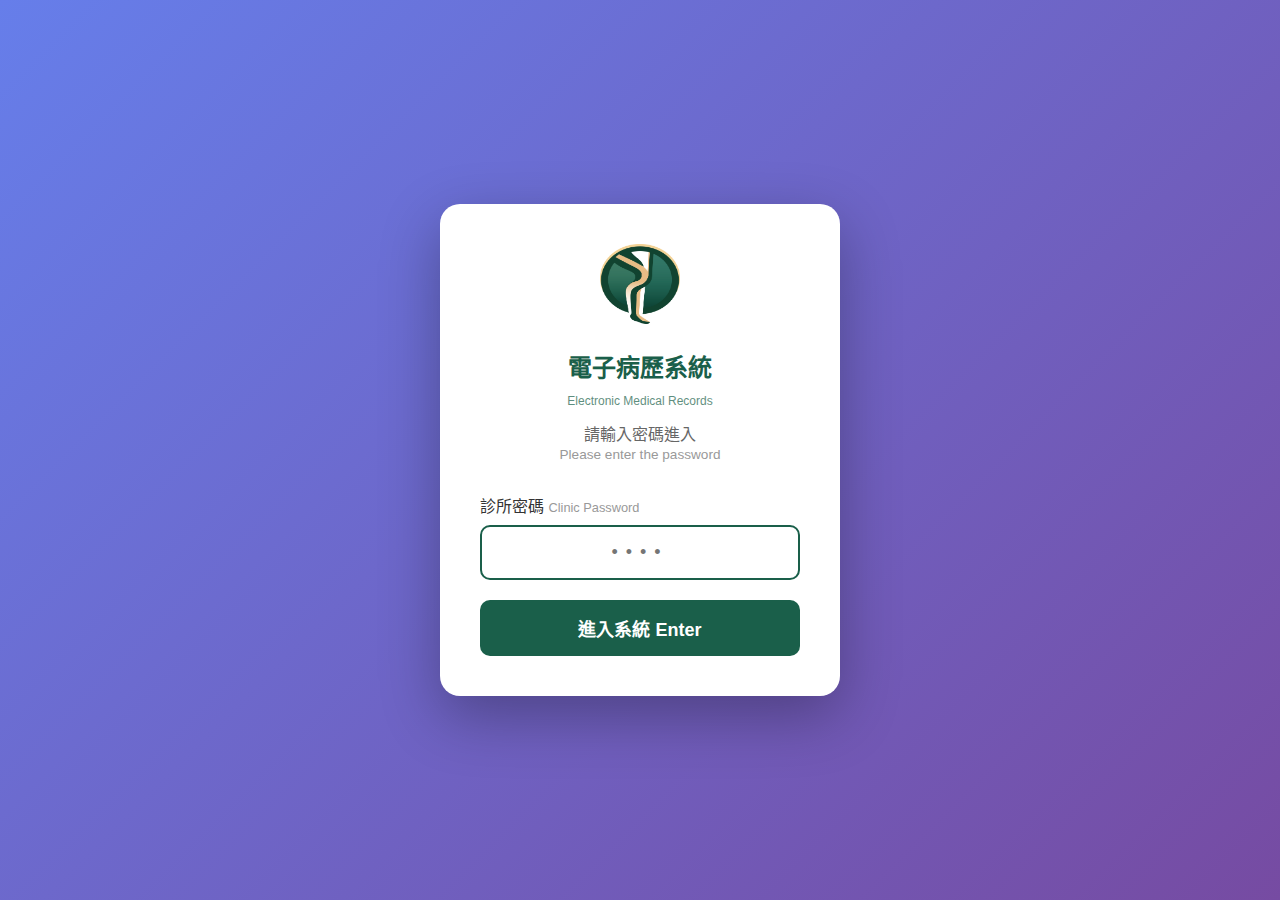
<file: index.html>
<!DOCTYPE html>
<html>
<head>
    <meta charset="UTF-8">
    <meta http-equiv="refresh" content="0;url=form.html">
    <title>富足診所 - 電子病歷系統</title>
</head>
<body>
    <script>window.location.href = 'form.html';</script>
</body>
</html>
</file>
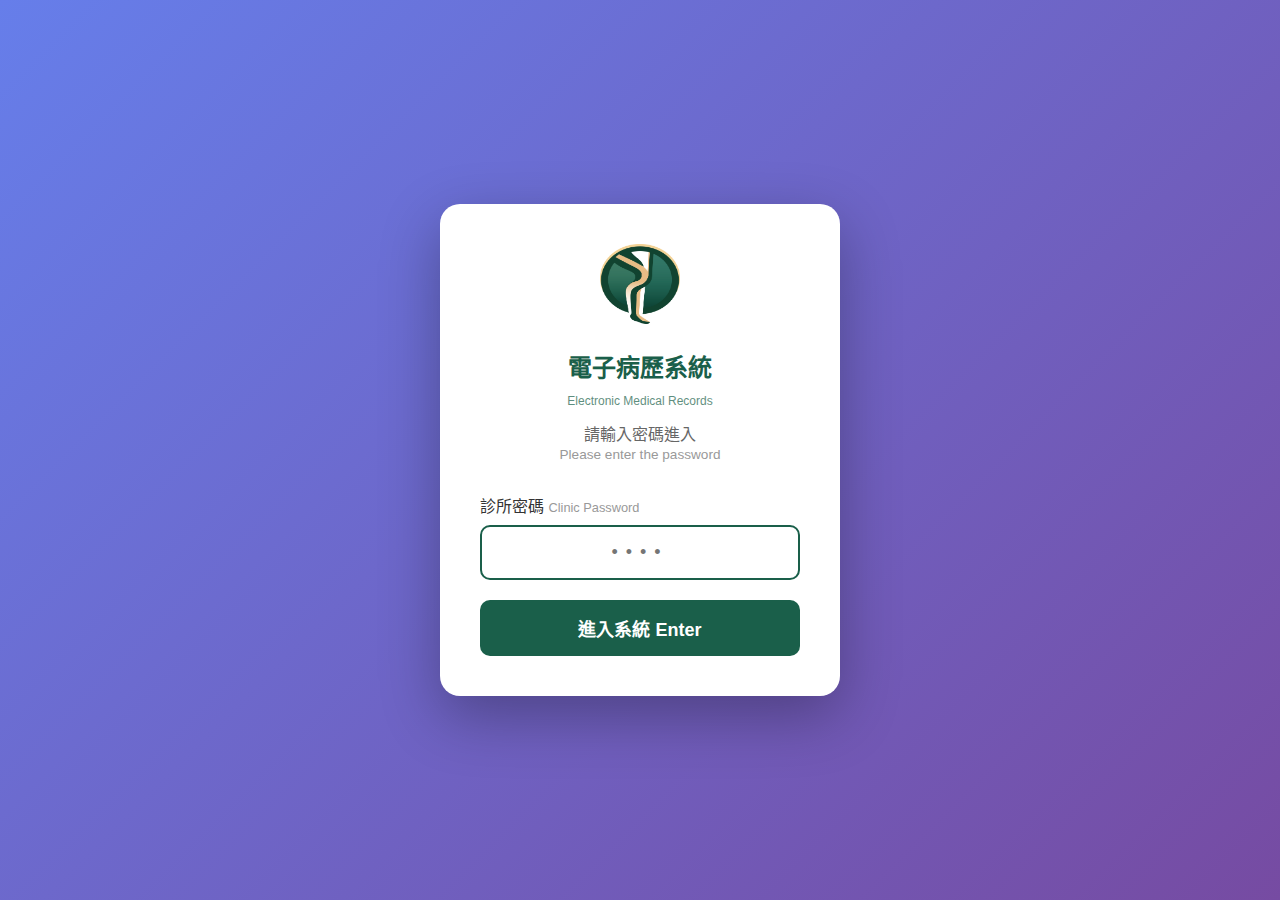
<file: form.html>
<!DOCTYPE html>
<html lang="zh-TW">
<head>
    <meta charset="UTF-8">
    <meta name="viewport" content="width=device-width, initial-scale=1.0, maximum-scale=1.0, user-scalable=no">
    <meta name="apple-mobile-web-app-capable" content="yes">
    <meta name="apple-mobile-web-app-status-bar-style" content="black-translucent">
    <title>初診基本資料表 - 富足診所</title>
    <link rel="stylesheet" href="style.css">
    <script>
        // 檢查是否已登入
        if (sessionStorage.getItem('authenticated') !== 'true') {
            window.location.href = 'login.html';
        }
    </script>
</head>
<body>
    <div class="container">
        <header class="header">
            <img src="富足LOGO.png" alt="富足診所" class="logo">
            <h1>初診基本資料表<span class="en">New Patient Registration Form</span></h1>
        </header>

        <form id="patientForm" class="form">
            <!-- 基本資料區 -->
            <section class="section">
                <h2>基本資料<span class="en">Basic Information</span></h2>

                <div class="form-row">
                    <div class="form-group flex-1">
                        <label for="medicalRecordNo">病歷號碼 <span class="required">*</span><span class="en">Medical Record No.</span></label>
                        <input type="text" id="medicalRecordNo" name="medicalRecordNo" placeholder="由診所填寫 Filled by clinic" required>
                    </div>
                    <div class="form-group flex-1">
                        <label for="fillDate">填表日期<span class="en">Date</span></label>
                        <input type="date" id="fillDate" name="fillDate">
                    </div>
                </div>

                <div class="form-row">
                    <div class="form-group flex-2">
                        <label for="name">姓名 <span class="required">*</span><span class="en">Full Name</span></label>
                        <input type="text" id="name" name="name" required>
                    </div>
                    <div class="form-group flex-1">
                        <label>性別 <span class="required">*</span><span class="en">Gender</span></label>
                        <div class="radio-group">
                            <label class="radio-label">
                                <input type="radio" name="gender" value="male" required>
                                <span class="radio-custom"></span>
                                男 <span class="en">Male</span>
                            </label>
                            <label class="radio-label">
                                <input type="radio" name="gender" value="female">
                                <span class="radio-custom"></span>
                                女 <span class="en">Female</span>
                            </label>
                        </div>
                    </div>
                </div>

                <div class="form-row">
                    <div class="form-group flex-1">
                        <label for="birthYear">出生日期（民國） <span class="required">*</span><span class="en">Date of Birth (ROC Calendar)</span></label>
                        <div class="date-inputs">
                            <input type="number" id="birthYear" name="birthYear" placeholder="年" min="1" max="200" required>
                            <span>年 Y</span>
                            <input type="number" id="birthMonth" name="birthMonth" placeholder="月" min="1" max="12" required>
                            <span>月 M</span>
                            <input type="number" id="birthDay" name="birthDay" placeholder="日" min="1" max="31" required>
                            <span>日 D</span>
                        </div>
                    </div>
                </div>

                <div class="form-row">
                    <div class="form-group flex-1">
                        <label for="idNumber">身分證字號 <span class="required">*</span><span class="en">ID Number</span></label>
                        <input type="text" id="idNumber" name="idNumber" maxlength="10"
                               placeholder="例 e.g. A123456789" required style="text-transform: uppercase;">
                    </div>
                </div>

                <div class="form-row">
                    <div class="form-group flex-1">
                        <label for="phoneHome">聯絡電話（宅）<span class="en">Home Phone</span></label>
                        <input type="tel" id="phoneHome" name="phoneHome" placeholder="選填 Optional">
                    </div>
                    <div class="form-group flex-1">
                        <label for="phoneMobile">手機 <span class="required">*</span><span class="en">Mobile Phone</span></label>
                        <input type="tel" id="phoneMobile" name="phoneMobile" placeholder="09xxxxxxxx" required>
                    </div>
                </div>

                <!-- 聯絡地址 -->
                <div class="form-group">
                    <label for="address">聯絡地址 <span class="required">*</span><span class="en">Address</span></label>
                    <input type="text" id="address" name="address" placeholder="例 e.g. 台中市西屯區市政路123號" required>
                </div>

                <div class="form-row">
                    <div class="form-group flex-1">
                        <label for="emergencyContact">緊急聯絡人 <span class="required">*</span><span class="en">Emergency Contact</span></label>
                        <input type="text" id="emergencyContact" name="emergencyContact" required>
                    </div>
                </div>

                <div class="form-group">
                    <label>與病患關係 <span class="required">*</span><span class="en">Relationship to Patient</span></label>
                    <div class="checkbox-group horizontal">
                        <label class="checkbox-label">
                            <input type="checkbox" name="emergencyRelation" value="父母">
                            <span class="checkbox-custom"></span>
                            父母 <span class="en">Parent</span>
                        </label>
                        <label class="checkbox-label">
                            <input type="checkbox" name="emergencyRelation" value="子女">
                            <span class="checkbox-custom"></span>
                            子女 <span class="en">Child</span>
                        </label>
                        <label class="checkbox-label">
                            <input type="checkbox" name="emergencyRelation" value="夫妻">
                            <span class="checkbox-custom"></span>
                            夫妻 <span class="en">Spouse</span>
                        </label>
                        <label class="checkbox-label">
                            <input type="checkbox" name="emergencyRelation" value="其他親戚或朋友">
                            <span class="checkbox-custom"></span>
                            其他親戚或朋友 <span class="en">Other</span>
                        </label>
                    </div>
                </div>

                <div class="form-row">
                    <div class="form-group flex-1">
                        <label for="emergencyPhone">緊急聯絡人電話 <span class="required">*</span><span class="en">Emergency Contact Phone</span></label>
                        <input type="tel" id="emergencyPhone" name="emergencyPhone" required>
                    </div>
                </div>

                <div class="form-row">
                    <div class="form-group flex-1">
                        <label for="email">電子信箱<span class="en">Email</span></label>
                        <input type="email" id="email" name="email" placeholder="選填 Optional">
                    </div>
                </div>

                <div class="form-group">
                    <label>您從何處得知本院訊息？<span class="en">How did you hear about us?</span></label>
                    <div class="checkbox-group horizontal">
                        <label class="checkbox-label">
                            <input type="checkbox" name="source" value="FB">
                            <span class="checkbox-custom"></span>
                            Facebook
                        </label>
                        <label class="checkbox-label">
                            <input type="checkbox" name="source" value="IG">
                            <span class="checkbox-custom"></span>
                            IG
                        </label>
                        <label class="checkbox-label">
                            <input type="checkbox" name="source" value="診所網站">
                            <span class="checkbox-custom"></span>
                            診所網站 <span class="en">Website</span>
                        </label>
                        <label class="checkbox-label">
                            <input type="checkbox" name="source" value="親友介紹">
                            <span class="checkbox-custom"></span>
                            親友介紹 <span class="en">Referral</span>
                        </label>
                        <label class="checkbox-label">
                            <input type="checkbox" name="source" value="Google">
                            <span class="checkbox-custom"></span>
                            Google搜尋 <span class="en">Search</span>
                        </label>
                    </div>
                    <div class="form-row" style="margin-top: 10px;">
                        <div class="form-group flex-1">
                            <input type="text" id="referrer" name="referrer" placeholder="介紹人姓名（若有）Referrer name (if any)">
                        </div>
                    </div>
                </div>
            </section>

            <!-- 家族病史區 -->
            <section class="section">
                <h2>家族病史<span class="en">Family Medical History</span></h2>
                <p class="section-desc">請問您的直系血親中，是否曾罹患以下疾病？（可複選）<br><span class="en">Has any of your immediate family been diagnosed with the following? (Select all that apply)</span></p>

                <div class="checkbox-group vertical family-history">
                    <label class="checkbox-label large">
                        <input type="checkbox" name="familyHistory" value="心血管疾病">
                        <span class="checkbox-custom"></span>
                        <span>中風、心肌梗塞等<strong>心血管疾病</strong><span class="en">Stroke, heart attack, or other cardiovascular diseases</span></span>
                    </label>
                    <label class="checkbox-label large">
                        <input type="checkbox" name="familyHistory" value="代謝疾病">
                        <span class="checkbox-custom"></span>
                        <span>高血壓、糖尿病、高血脂等<strong>代謝疾病</strong><span class="en">Hypertension, diabetes, hyperlipidemia, or other metabolic diseases</span></span>
                    </label>
                    <label class="checkbox-label large">
                        <input type="checkbox" name="familyHistory" value="癌症">
                        <span class="checkbox-custom"></span>
                        <span>癌症等<strong>惡性疾病</strong><span class="en">Cancer or other malignant diseases</span></span>
                    </label>
                    <label class="checkbox-label large">
                        <input type="checkbox" name="familyHistory" value="其他">
                        <span class="checkbox-custom"></span>
                        <span>其他（自體免疫疾病、重大傷病等）<span class="en">Other (autoimmune diseases, major injuries, etc.)</span></span>
                    </label>
                </div>
                <div class="form-group" style="margin-top: 15px;">
                    <input type="text" id="familyHistoryOther" name="familyHistoryOther" placeholder="其他說明（選填）Other details (optional)">
                </div>
            </section>

            <!-- 簽名區 -->
            <section class="section signature-section">
                <h2>病人簽名<span class="en">Patient Signature</span></h2>
                <p class="section-desc">請在下方框內簽名<br><span class="en">Please sign in the box below</span></p>

                <div class="signature-container">
                    <canvas id="signatureCanvas"></canvas>
                    <button type="button" id="clearSignature" class="btn btn-secondary">清除簽名 Clear</button>
                </div>
            </section>

            <!-- 提交按鈕 -->
            <div class="form-actions">
                <button type="submit" id="submitBtn" class="btn btn-primary">確認送出<span class="en">Submit</span></button>
            </div>
        </form>

        <!-- 預覽 Modal -->
        <div id="previewModal" class="modal">
            <div class="modal-content">
                <div class="modal-header">
                    <h2>預覽初診資料<br><small style="font-size:0.6em;color:#6aab8e;font-weight:400;">Preview Registration Data</small></h2>
                    <button type="button" class="modal-close" id="closePreview">&times;</button>
                </div>
                <div class="modal-body" id="previewContent">
                    <!-- 預覽內容由 JS 填入 -->
                </div>
                <div class="modal-footer">
                    <button type="button" class="btn btn-secondary" id="closePreviewBtn">返回修改 Edit</button>
                    <button type="button" class="btn btn-primary" id="confirmSubmit">確認送出 Submit</button>
                </div>
            </div>
        </div>

        <!-- 成功 Modal -->
        <div id="successModal" class="modal">
            <div class="modal-content success-modal">
                <div class="success-icon">✓</div>
                <h2>資料已儲存<br><small style="font-size:0.55em;color:#6aab8e;font-weight:400;">Data Saved Successfully</small></h2>
                <p>初診資料已成功建立<br><span style="font-size:0.85em;color:#999;">Registration completed</span></p>
                <button type="button" class="btn btn-primary" id="newPatient">填寫下一位<span class="en">Next Patient</span></button>
            </div>
        </div>
    </div>

    <script src="signature.js"></script>
    <script src="app.js"></script>
</body>
</html>
</file>
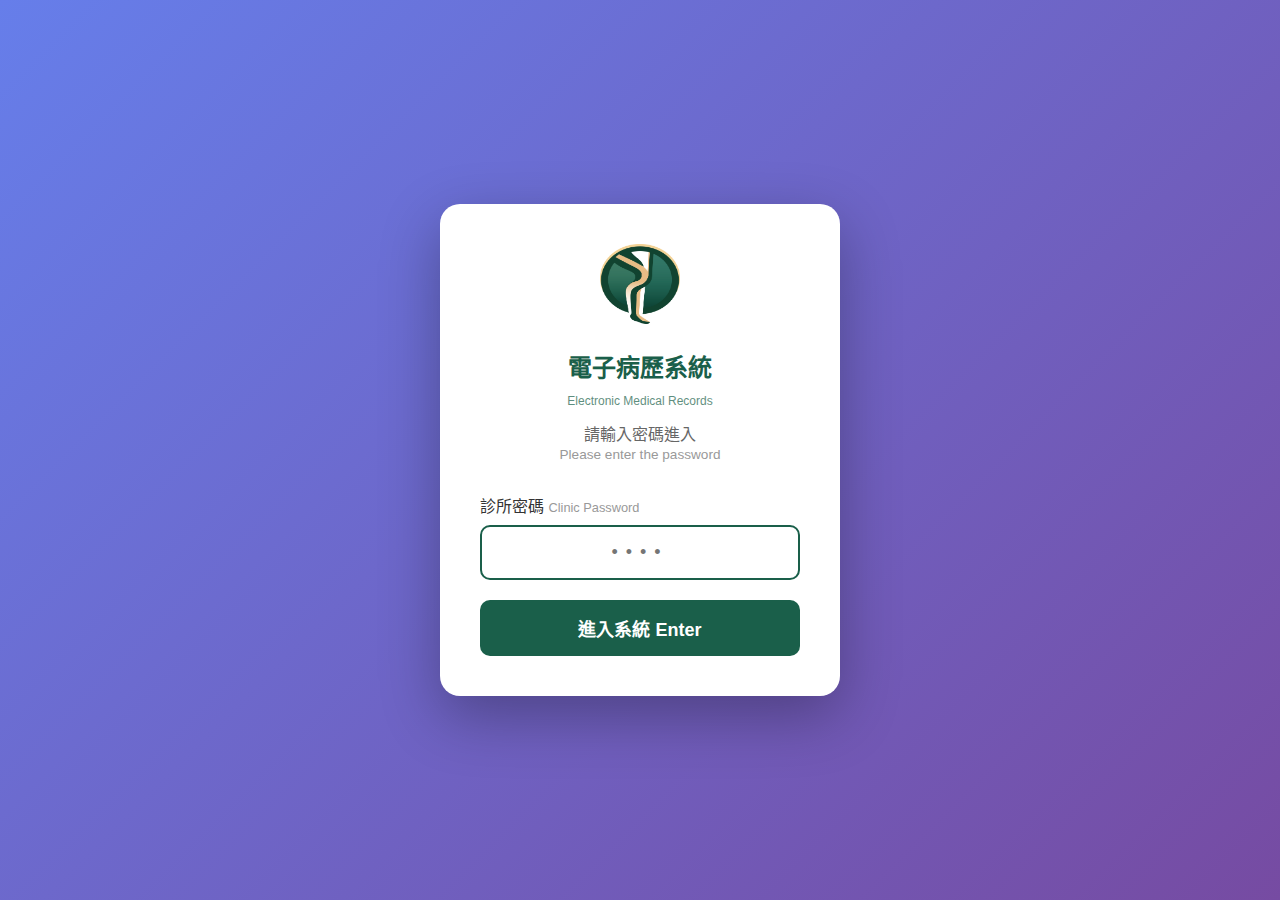
<file: login.html>
<!DOCTYPE html>
<html lang="zh-TW">
<head>
    <meta charset="UTF-8">
    <meta name="viewport" content="width=device-width, initial-scale=1.0, maximum-scale=1.0, user-scalable=no">
    <meta name="apple-mobile-web-app-capable" content="yes">
    <meta name="apple-mobile-web-app-status-bar-style" content="black-translucent">
    <title>富足診所 - 電子病歷系統</title>
    <style>
        * {
            box-sizing: border-box;
            margin: 0;
            padding: 0;
        }
        
        body {
            font-family: -apple-system, BlinkMacSystemFont, "Segoe UI", Roboto, "Helvetica Neue", Arial, sans-serif;
            background: linear-gradient(135deg, #667eea 0%, #764ba2 100%);
            min-height: 100vh;
            display: flex;
            align-items: center;
            justify-content: center;
            padding: 20px;
        }
        
        .login-container {
            background: white;
            border-radius: 20px;
            padding: 40px;
            width: 100%;
            max-width: 400px;
            box-shadow: 0 20px 60px rgba(0,0,0,0.3);
            text-align: center;
        }
        
        .logo {
            width: 80px;
            height: 80px;
            margin-bottom: 20px;
        }
        
        h1 {
            color: #1a5f4a;
            font-size: 24px;
            margin-bottom: 10px;
        }
        
        .subtitle {
            color: #666;
            margin-bottom: 30px;
        }
        
        .form-group {
            margin-bottom: 20px;
        }
        
        label {
            display: block;
            text-align: left;
            margin-bottom: 8px;
            color: #333;
            font-weight: 500;
        }
        
        input[type="password"] {
            width: 100%;
            padding: 15px;
            border: 2px solid #e0e0e0;
            border-radius: 10px;
            font-size: 18px;
            text-align: center;
            letter-spacing: 8px;
            transition: border-color 0.3s;
        }
        
        input[type="password"]:focus {
            outline: none;
            border-color: #1a5f4a;
        }
        
        .btn {
            width: 100%;
            padding: 15px;
            background: #1a5f4a;
            color: white;
            border: none;
            border-radius: 10px;
            font-size: 18px;
            font-weight: 600;
            cursor: pointer;
            transition: background 0.3s;
        }
        
        .btn:hover {
            background: #145a42;
        }
        
        .btn:active {
            transform: scale(0.98);
        }
        
        .error {
            color: #e74c3c;
            margin-top: 15px;
            display: none;
        }
        
        .error.show {
            display: block;
        }
    </style>
</head>
<body>
    <div class="login-container">
        <img src="富足LOGO.png" alt="富足診所" class="logo">
        <h1>電子病歷系統<br><span style="font-size:0.5em;font-weight:400;opacity:0.7;">Electronic Medical Records</span></h1>
        <p class="subtitle">請輸入密碼進入<br><span style="font-size:0.85em;color:#999;">Please enter the password</span></p>
        
        <form id="loginForm">
            <div class="form-group">
                <label for="password">診所密碼 <span style="font-size:0.8em;color:#999;font-weight:400;">Clinic Password</span></label>
                <input type="password" id="password" name="password" 
                       placeholder="••••" maxlength="10" autofocus>
            </div>
            <button type="submit" class="btn">進入系統 Enter</button>
            <p class="error" id="errorMsg">密碼錯誤，請重新輸入<br><span style="font-size:0.85em;">Incorrect password, please try again</span></p>
        </form>
    </div>
    
    <script>
        // 密碼（簡單前端驗證）
        const CORRECT_PASSWORD = '888';
        
        // 檢查是否已登入
        if (sessionStorage.getItem('authenticated') === 'true') {
            window.location.href = 'form.html';
        }
        
        document.getElementById('loginForm').addEventListener('submit', function(e) {
            e.preventDefault();
            
            const password = document.getElementById('password').value;
            const errorMsg = document.getElementById('errorMsg');
            
            if (password === CORRECT_PASSWORD) {
                sessionStorage.setItem('authenticated', 'true');
                window.location.href = 'form.html';
            } else {
                errorMsg.classList.add('show');
                document.getElementById('password').value = '';
                document.getElementById('password').focus();
            }
        });
    </script>
</body>
</html>
</file>
<file: style.css>
/* 基礎設定 */
* {
    box-sizing: border-box;
    -webkit-tap-highlight-color: transparent;
}

html {
    font-size: 16px;
}

body {
    font-family: -apple-system, BlinkMacSystemFont, "Segoe UI", Roboto, "Helvetica Neue", Arial, "Noto Sans TC", sans-serif;
    background: linear-gradient(135deg, #667eea 0%, #764ba2 100%);
    min-height: 100vh;
    margin: 0;
    padding: 20px;
    color: #333;
}

.container {
    max-width: 800px;
    margin: 0 auto;
    background: #fff;
    border-radius: 20px;
    box-shadow: 0 20px 60px rgba(0, 0, 0, 0.3);
    overflow: hidden;
}

/* Header */
.header {
    background: linear-gradient(135deg, #1a5a3e 0%, #2d8a5e 100%);
    color: white;
    padding: 30px;
    text-align: center;
}

.logo {
    width: 80px;
    height: 80px;
    object-fit: contain;
    margin-bottom: 15px;
    background: white;
    border-radius: 50%;
    padding: 10px;
}

.header h1 {
    margin: 0;
    font-size: 1.8rem;
    font-weight: 600;
}

/* Form */
.form {
    padding: 30px;
}

.section {
    margin-bottom: 35px;
    padding-bottom: 25px;
    border-bottom: 2px solid #eee;
}

.section:last-of-type {
    border-bottom: none;
}

.section h2 {
    color: #1a5a3e;
    font-size: 1.4rem;
    margin: 0 0 20px 0;
    padding-bottom: 10px;
    border-bottom: 3px solid #2d8a5e;
    display: inline-block;
}

.section-desc {
    color: #666;
    margin: -10px 0 20px 0;
    font-size: 0.95rem;
}

/* Form Elements */
.form-row {
    display: flex;
    gap: 15px;
    margin-bottom: 20px;
}

.form-group {
    margin-bottom: 20px;
}

.form-group.flex-1 {
    flex: 1;
}

.form-group.flex-2 {
    flex: 2;
}

.form-group label {
    display: block;
    font-weight: 600;
    margin-bottom: 8px;
    color: #444;
    font-size: 1rem;
}

.required {
    color: #e74c3c;
}

input[type="text"],
input[type="tel"],
input[type="email"],
input[type="number"],
input[type="date"],
select {
    width: 100%;
    padding: 14px 16px;
    font-size: 1.1rem;
    border: 2px solid #ddd;
    border-radius: 10px;
    background: #fafafa;
    transition: all 0.3s ease;
    -webkit-appearance: none;
    appearance: none;
}

input:focus,
select:focus {
    outline: none;
    border-color: #2d8a5e;
    background: #fff;
    box-shadow: 0 0 0 4px rgba(45, 138, 94, 0.1);
}

input::placeholder {
    color: #aaa;
}

select {
    background-image: url("data:image/svg+xml,%3Csvg xmlns='http://www.w3.org/2000/svg' width='12' height='12' viewBox='0 0 12 12'%3E%3Cpath fill='%23333' d='M6 8L1 3h10z'/%3E%3C/svg%3E");
    background-repeat: no-repeat;
    background-position: right 15px center;
    padding-right: 40px;
}

/* Date Inputs */
.date-inputs {
    display: flex;
    align-items: center;
    gap: 8px;
}

.date-inputs input {
    width: 80px;
    text-align: center;
}

.date-inputs span {
    color: #666;
    font-size: 1rem;
}

/* Address Inputs */
.address-row {
    display: flex;
    gap: 10px;
    margin-bottom: 10px;
}

.address-row select {
    flex: 1;
}

.addr-small {
    width: 120px !important;
    flex: none !important;
}

.addr-full {
    flex: 1;
}

/* Radio & Checkbox */
.radio-group,
.checkbox-group {
    display: flex;
    gap: 20px;
}

.checkbox-group.horizontal {
    flex-wrap: wrap;
}

.checkbox-group.vertical {
    flex-direction: column;
    gap: 15px;
}

.radio-label,
.checkbox-label {
    display: flex;
    align-items: center;
    cursor: pointer;
    font-size: 1.1rem;
    padding: 10px 15px;
    border-radius: 10px;
    transition: background 0.2s;
}

.radio-label:hover,
.checkbox-label:hover {
    background: #f5f5f5;
}

.checkbox-label.large {
    padding: 15px 20px;
    background: #f8f9fa;
    border: 2px solid #eee;
    border-radius: 12px;
}

.checkbox-label.large:hover {
    background: #e8f5e9;
    border-color: #2d8a5e;
}

.radio-label input,
.checkbox-label input {
    display: none;
}

.radio-custom,
.checkbox-custom {
    width: 24px;
    height: 24px;
    border: 2px solid #ccc;
    border-radius: 50%;
    margin-right: 10px;
    display: flex;
    align-items: center;
    justify-content: center;
    transition: all 0.2s;
    flex-shrink: 0;
}

.checkbox-custom {
    border-radius: 6px;
}

.radio-label input:checked + .radio-custom,
.checkbox-label input:checked + .checkbox-custom {
    border-color: #2d8a5e;
    background: #2d8a5e;
}

.radio-label input:checked + .radio-custom::after,
.checkbox-label input:checked + .checkbox-custom::after {
    content: "✓";
    color: white;
    font-size: 14px;
    font-weight: bold;
}

/* Family History */
.family-history .checkbox-label strong {
    color: #1a5a3e;
}

/* Signature */
.signature-section {
    background: #f8f9fa;
    margin: 0 -30px;
    padding: 30px !important;
    border-bottom: none !important;
}

.signature-container {
    position: relative;
}

#signatureCanvas {
    width: 100%;
    height: 200px;
    border: 3px dashed #ccc;
    border-radius: 15px;
    background: white;
    touch-action: none;
    cursor: crosshair;
}

#signatureCanvas.signing {
    border-color: #2d8a5e;
    border-style: solid;
}

#clearSignature {
    position: absolute;
    top: 10px;
    right: 10px;
    padding: 8px 15px;
    font-size: 0.9rem;
}

/* Buttons */
.btn {
    padding: 16px 32px;
    font-size: 1.1rem;
    font-weight: 600;
    border: none;
    border-radius: 12px;
    cursor: pointer;
    transition: all 0.3s ease;
}

.btn-primary {
    background: linear-gradient(135deg, #2d8a5e 0%, #1a5a3e 100%);
    color: white;
}

.btn-primary:hover {
    transform: translateY(-2px);
    box-shadow: 0 5px 20px rgba(45, 138, 94, 0.4);
}

.btn-primary:active {
    transform: translateY(0);
}

.btn-secondary {
    background: #f0f0f0;
    color: #333;
}

.btn-secondary:hover {
    background: #e0e0e0;
}

.form-actions {
    display: flex;
    gap: 15px;
    justify-content: center;
    margin-top: 30px;
    padding-top: 30px;
    border-top: 2px solid #eee;
}

/* Modal */
.modal {
    display: none;
    position: fixed;
    top: 0;
    left: 0;
    width: 100%;
    height: 100%;
    background: rgba(0, 0, 0, 0.6);
    z-index: 1000;
    align-items: center;
    justify-content: center;
    padding: 20px;
}

.modal.active {
    display: flex;
}

.modal-content {
    background: white;
    border-radius: 20px;
    max-width: 600px;
    width: 100%;
    max-height: 90vh;
    overflow: auto;
    animation: modalIn 0.3s ease;
}

@keyframes modalIn {
    from {
        opacity: 0;
        transform: scale(0.9);
    }
    to {
        opacity: 1;
        transform: scale(1);
    }
}

.modal-header {
    display: flex;
    justify-content: space-between;
    align-items: center;
    padding: 20px 25px;
    border-bottom: 1px solid #eee;
}

.modal-header h2 {
    margin: 0;
    color: #1a5a3e;
}

.modal-close {
    background: none;
    border: none;
    font-size: 2rem;
    color: #999;
    cursor: pointer;
    line-height: 1;
}

.modal-body {
    padding: 25px;
}

.modal-footer {
    padding: 20px 25px;
    border-top: 1px solid #eee;
    display: flex;
    gap: 15px;
    justify-content: flex-end;
}

/* Preview Content */
.preview-item {
    display: flex;
    padding: 12px 0;
    border-bottom: 1px solid #f0f0f0;
}

.preview-label {
    width: 120px;
    font-weight: 600;
    color: #666;
    flex-shrink: 0;
}

.preview-value {
    flex: 1;
    color: #333;
}

.preview-signature {
    margin-top: 20px;
    text-align: center;
}

.preview-signature img {
    max-width: 300px;
    border: 1px solid #ddd;
    border-radius: 10px;
}

/* Success Modal */
.success-modal {
    text-align: center;
    padding: 60px 40px;
    max-width: 500px;
}

.success-icon {
    width: 100px;
    height: 100px;
    background: linear-gradient(135deg, #2d8a5e 0%, #1a5a3e 100%);
    color: white;
    font-size: 3.5rem;
    border-radius: 50%;
    display: flex;
    align-items: center;
    justify-content: center;
    margin: 0 auto 25px;
    box-shadow: 0 8px 30px rgba(45, 138, 94, 0.4);
    animation: popIn 0.4s ease;
}

@keyframes popIn {
    0% { transform: scale(0); opacity: 0; }
    60% { transform: scale(1.15); }
    100% { transform: scale(1); opacity: 1; }
}

.success-modal h2 {
    color: #1a5a3e;
    font-size: 1.8rem;
    margin: 0 0 15px 0;
}

.success-modal p {
    color: #666;
    font-size: 1.1rem;
    margin: 0 0 35px 0;
}

.success-modal .btn-primary {
    font-size: 1.2rem;
    padding: 18px 50px;
}

/* iPad Specific */
@media (min-width: 768px) and (max-width: 1024px) {
    html {
        font-size: 18px;
    }
    
    .container {
        margin: 20px auto;
    }
    
    #signatureCanvas {
        height: 250px;
    }
}

/* Phone */
@media (max-width: 767px) {
    body {
        padding: 10px;
    }
    
    .form {
        padding: 20px;
    }
    
    .form-row {
        flex-direction: column;
        gap: 0;
    }
    
    .date-inputs {
        flex-wrap: wrap;
    }
    
    .date-inputs input {
        width: 60px;
    }
    
    .checkbox-group.horizontal {
        flex-direction: column;
        gap: 10px;
    }
    
    .form-actions {
        flex-direction: column;
    }
    
    .btn {
        width: 100%;
    }
}

/* English subtitle */
.en {
    display: block;
    font-size: 0.75em;
    color: #999;
    font-weight: 400;
    margin-top: 2px;
}

.header .en {
    color: rgba(255,255,255,0.7);
    font-size: 0.55em;
}

.section h2 .en {
    font-size: 0.6em;
    display: block;
    font-weight: 400;
    color: #6aab8e;
}

.radio-label .en,
.checkbox-label .en {
    display: inline;
    margin-left: 4px;
}

.checkbox-label.large .en {
    display: block;
    margin-left: 34px;
    margin-top: 2px;
}

.section-desc .en {
    font-size: 0.85em;
    color: #999;
}

.btn .en {
    display: block;
    font-size: 0.7em;
    font-weight: 400;
    margin-top: 2px;
}

/* 禁止選取（避免誤觸） */
.signature-section {
    user-select: none;
    -webkit-user-select: none;
}
</file>
